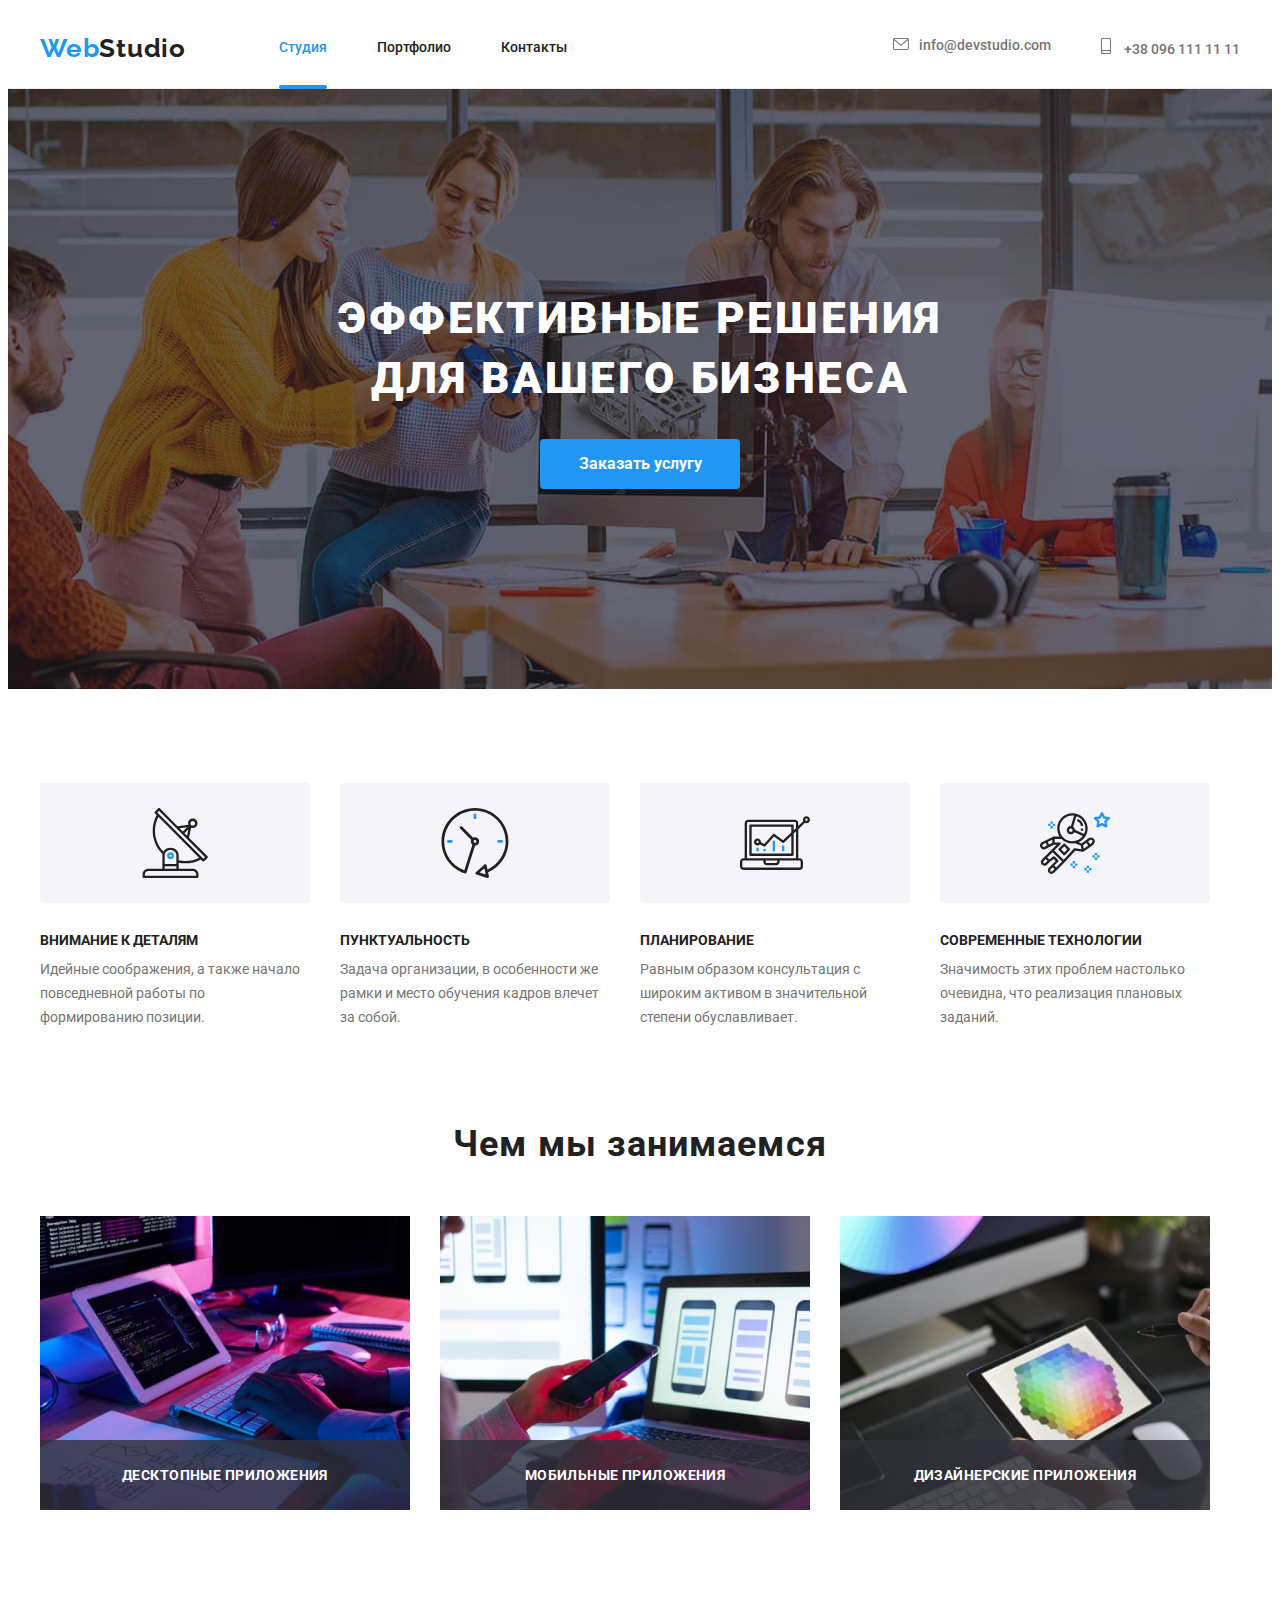
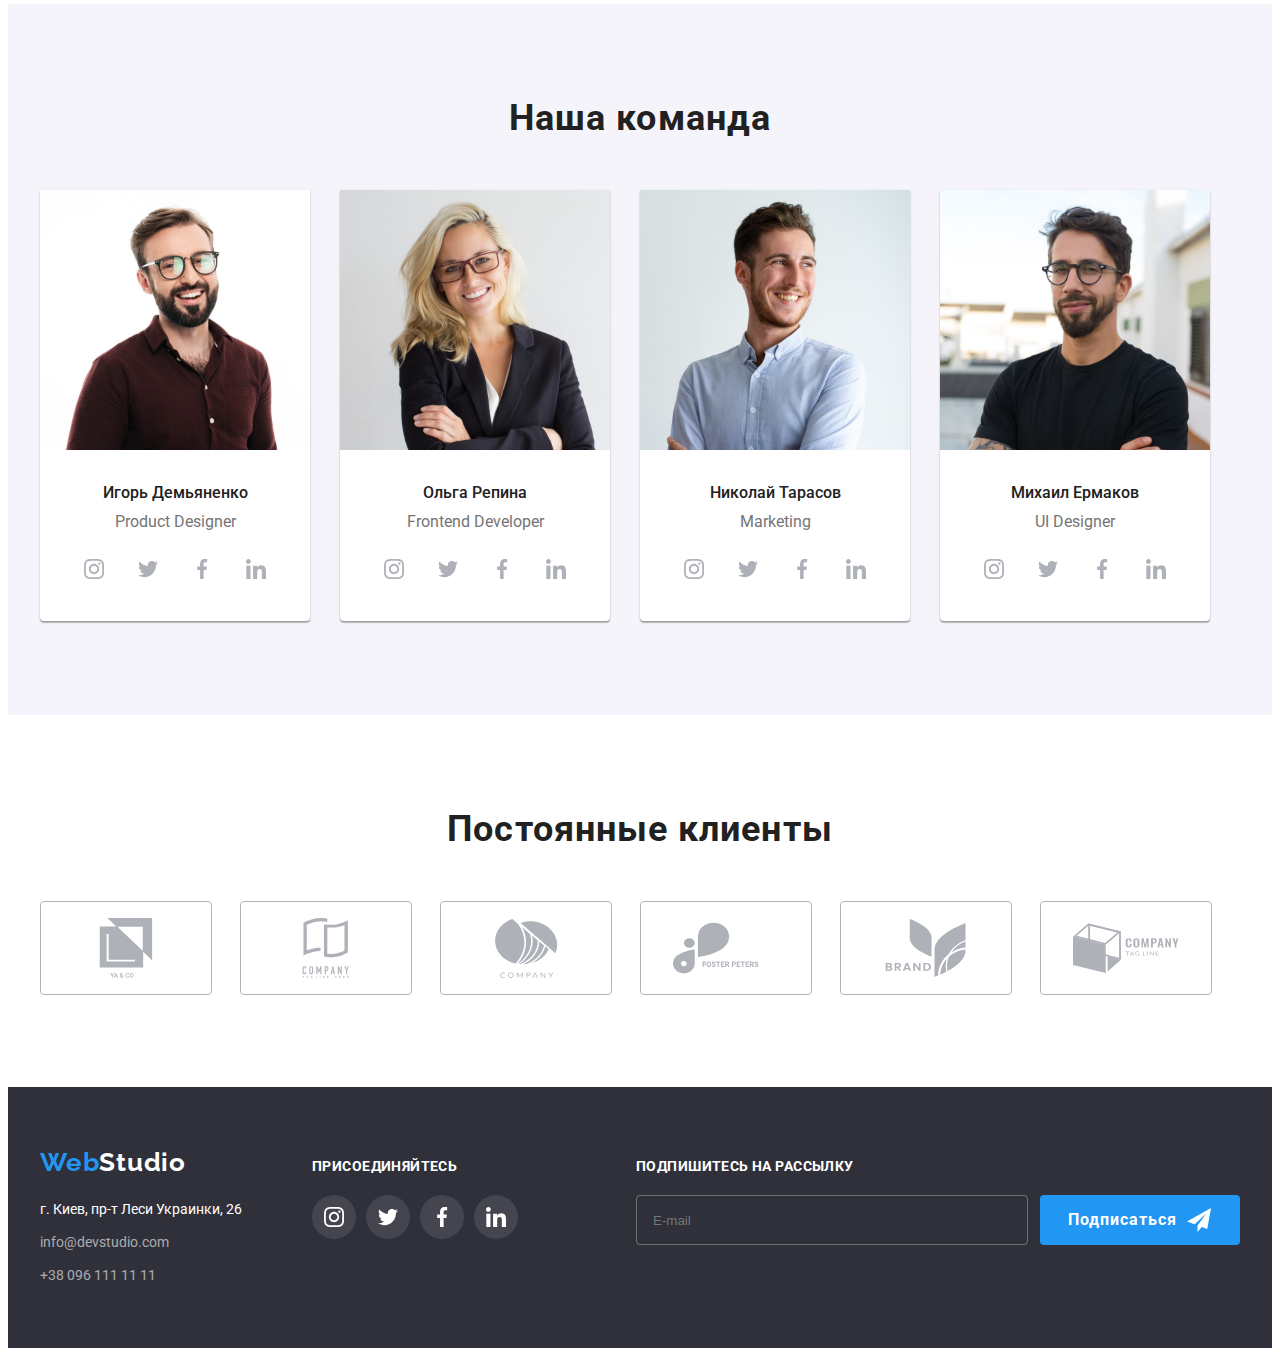
<file: index.html>
<!DOCTYPE html>
<html lang="ru">
  <head>
    <meta charset="UTF-8" />
    <meta http-equiv="X-UA-Compatible" content="IE=edge" />
    <meta name="viewport" content="width=device-width, initial-scale=1.0" />
    <title>Веб-студия</title>
    <!--Add fonts-->
    <link rel="preconnect" href="https://fonts.googleapis.com" />
    <link rel="preconnect" href="https://fonts.gstatic.com" crossorigin />
    <link
      href="https://fonts.googleapis.com/css2?family=Raleway:wght@700&family=Roboto:wght@400;500;700;900&display=swap"
      rel="stylesheet"
    />
    <!-- Add modern-normalize -->
    <link
      rel="stylesheet"
      href="https://cdnjs.cloudflare.com/ajax/libs/modern-normalize/1.1.0/modern-normalize.min.css"
      integrity="sha512-wpPYUAdjBVSE4KJnH1VR1HeZfpl1ub8YT/NKx4PuQ5NmX2tKuGu6U/JRp5y+Y8XG2tV+wKQpNHVUX03MfMFn9Q=="
      crossorigin="anonymous"
      referrerpolicy="no-referrer"
    />
    <!--Add css-->
    <link rel="stylesheet" href="./css/styles.css" />
  </head>
  <body>
    <!--Header-->
    <header class="header">
      <div class="container nav-flex">
        <nav class="navigation">
          <a class="logo" href="./index.html"><span>Web</span>Studio</a>
          <ul class="list nav">
            <li class="list-item"><a class="link current" href="./index.html">Студия</a></li>
            <li class="list-item"><a class="link" href="./portfolio.html">Портфолио</a></li>
            <li class="list-item"><a class="link" href="#">Контакты</a></li>
          </ul>
        </nav>
        <ul class="list contact">
          <li class="contact-item">
            <a class="info-link" href="mailto:info@devstudio.com">
              <svg class="icon-mail icons-header">
                <use href="./images/symbol-defs.svg#icon-mail"></use></svg
              >info@devstudio.com</a
            >
          </li>
          <li class="contact-item">
            <a class="info-link" href="tel:+380961111111">
              <svg class="icon-smartphone icons-header">
                <use href="./images/symbol-defs.svg#icon-smartphone"></use>
              </svg>
              +38 096 111 11 11</a
            >
          </li>
        </ul>
      </div>
    </header>

    <!--Main-->
    <main>
      <!--Herro-->
      <section class="hero-section">
        <h1 class="site-title">Эффективные решения для вашего бизнеса</h1>
        <button type="button" name="Order the service" data-modal-open class="button">
          Заказать услугу
        </button>
      </section>

      <!--Skils-->
      <section class="skils-section">
        <div class="container">
          <h2 class="hidden">Наши преимущества</h2>
          <ul class="list skils">
            <li class="skils-item">
              <div class="icon">
                <svg class="icon-skils">
                  <use href="./images/symbol-defs.svg#icon-antena"></use>
                </svg>
              </div>
              <h3 class="skils-section-title">Внимание к деталям</h3>
              <p class="skils-section-description">
                Идейные соображения, а также начало повседневной работы по формированию позиции.
              </p>
            </li>
            <li class="skils-item">
              <div class="icon">
                <svg class="icon-skils">
                  <use href="./images/symbol-defs.svg#icon-clock"></use>
                </svg>
              </div>
              <h3 class="skils-section-title">Пунктуальность</h3>
              <p class="skils-section-description">
                Задача организации, в особенности же рамки и место обучения кадров влечет за собой.
              </p>
            </li>
            <li class="skils-item">
              <div class="icon">
                <svg class="icon-skils">
                  <use href="./images/symbol-defs.svg#icon-diagrama"></use>
                </svg>
              </div>
              <h3 class="skils-section-title">Планирование</h3>
              <p class="skils-section-description">
                Равным образом консультация с широким активом в значительной степени обуславливает.
              </p>
            </li>
            <li class="skils-item">
              <div class="icon">
                <svg class="icon-skils">
                  <use href="./images/symbol-defs.svg#icon-astronavt"></use>
                </svg>
              </div>
              <h3 class="skils-section-title">Современные технологии</h3>
              <p class="skils-section-description">
                Значимость этих проблем настолько очевидна, что реализация плановых заданий.
              </p>
            </li>
          </ul>
        </div>
      </section>

      <!--Our works-->
      <section class="result-section">
        <div class="container">
          <h2 class="section-title">Чем мы занимаемся</h2>
          <ul class="list">
            <li class="result-list">
              <img src="./images/codding.jpg" lang="en" alt="codding" width="370" />
              <p class="label">Десктопные приложения</p>
            </li>
            <li class="result-list">
              <img src="./images/testing.jpg" lang="en" alt="testing" width="370" />
              <p class="label">Мобильные приложения</p>
            </li>
            <li class="result-list">
              <img src="./images/experementing.jpg" lang="en" alt="experimenting" width="370" />
              <p class="label">Дизайнерские приложения</p>
            </li>
          </ul>
        </div>
      </section>

      <!--Team-->
      <section class="team-section">
        <div class="container">
          <h2 class="section-title">Наша команда</h2>
          <ul class="list">
            <li class="team-section-list">
              <img
                class="team-section-img"
                src="./images/igor.jpg"
                alt="Игорь Демьяненко"
                width="270"
              />
              <div class="name-box">
                <h3 class="team-section-title">Игорь Демьяненко</h3>
                <p class="team-section-description">Product Designer</p>
                <ul class="list team">
                  <li class="team-section-item">
                    <a class="team-section-link" href="https://www.instagram.com"
                      ><svg class="team-social-icon" width="20" height="20">
                        <use href="./images/symbol-defs.svg#icon-instagram"></use></svg
                    ></a>
                  </li>
                  <li class="team-section-item">
                    <a class="team-section-link" href="https://twitter.com"
                      ><svg class="team-social-icon" width="20" height="20">
                        <use href="./images/symbol-defs.svg#icon-twitter"></use></svg
                    ></a>
                  </li>
                  <li class="team-section-item">
                    <a class="team-section-link" href="https://facebook.com"
                      ><svg class="team-social-icon" width="20" height="20">
                        <use href="./images/symbol-defs.svg#icon-facebook"></use></svg
                    ></a>
                  </li>
                  <li class="team-section-item">
                    <a class="team-section-link" href="https://www.linkedin.com"
                      ><svg class="team-social-icon" width="20" height="20">
                        <use href="./images/symbol-defs.svg#icon-linkedin"></use></svg
                    ></a>
                  </li>
                </ul>
              </div>
            </li>
            <li class="team-section-list">
              <img
                class="team-section-img"
                src="./images/olga.jpg"
                alt="Ольга Репина"
                width="270"
              />
              <div class="name-box">
                <h3 class="team-section-title">Ольга Репина</h3>
                <p class="team-section-description">Frontend Developer</p>
                <ul class="list team">
                  <li class="team-section-item">
                    <a class="team-section-link" href="https://www.instagram.com"
                      ><svg class="team-social-icon" width="20" height="20">
                        <use href="./images/symbol-defs.svg#icon-instagram"></use></svg
                    ></a>
                  </li>
                  <li class="team-section-item">
                    <a class="team-section-link" href="https://twitter.com"
                      ><svg class="team-social-icon" width="20" height="20">
                        <use href="./images/symbol-defs.svg#icon-twitter"></use></svg
                    ></a>
                  </li>
                  <li class="team-section-item">
                    <a class="team-section-link" href="https://facebook.com"
                      ><svg class="team-social-icon" width="20" height="20">
                        <use href="./images/symbol-defs.svg#icon-facebook"></use></svg
                    ></a>
                  </li>
                  <li class="team-section-item">
                    <a class="team-section-link" href="https://www.linkedin.com"
                      ><svg class="team-social-icon" width="20" height="20">
                        <use href="./images/symbol-defs.svg#icon-linkedin"></use></svg
                    ></a>
                  </li>
                </ul>
              </div>
            </li>
            <li class="team-section-list">
              <img
                class="team-section-img"
                src="./images/kolya.jpg"
                alt="Николай Тарасов"
                width="270"
              />
              <div class="name-box">
                <h3 class="team-section-title">Николай Тарасов</h3>
                <p class="team-section-description">Marketing</p>
                <ul class="list team">
                  <li class="team-section-item">
                    <a class="team-section-link" href="https://www.instagram.com"
                      ><svg class="team-social-icon" width="20" height="20">
                        <use href="./images/symbol-defs.svg#icon-instagram"></use></svg
                    ></a>
                  </li>
                  <li class="team-section-item">
                    <a class="team-section-link" href="https://twitter.com"
                      ><svg class="team-social-icon" width="20" height="20">
                        <use href="./images/symbol-defs.svg#icon-twitter"></use></svg
                    ></a>
                  </li>
                  <li class="team-section-item">
                    <a class="team-section-link" href="https://facebook.com"
                      ><svg class="team-social-icon" width="20" height="20">
                        <use href="./images/symbol-defs.svg#icon-facebook"></use></svg
                    ></a>
                  </li>
                  <li class="team-section-item">
                    <a class="team-section-link" href="https://www.linkedin.com"
                      ><svg class="team-social-icon" width="20" height="20">
                        <use href="./images/symbol-defs.svg#icon-linkedin"></use></svg
                    ></a>
                  </li>
                </ul>
              </div>
            </li>
            <li class="team-section-list">
              <img
                class="team-section-img"
                src="./images/misha.jpg"
                alt="Михаил Ермаков"
                width="270"
              />
              <div class="name-box">
                <h3 class="team-section-title">Михаил Ермаков</h3>
                <p class="team-section-description">UI Designer</p>
                <ul class="list team">
                  <li class="team-section-item">
                    <a class="team-section-link" href="https://www.instagram.com"
                      ><svg class="team-social-icon" width="20" height="20">
                        <use href="./images/symbol-defs.svg#icon-instagram"></use></svg
                    ></a>
                  </li>
                  <li class="team-section-item">
                    <a class="team-section-link" href="https://twitter.com"
                      ><svg class="team-social-icon" width="20" height="20">
                        <use href="./images/symbol-defs.svg#icon-twitter"></use></svg
                    ></a>
                  </li>
                  <li class="team-section-item">
                    <a class="team-section-link" href="https://facebook.com"
                      ><svg class="team-social-icon" width="20" height="20">
                        <use href="./images/symbol-defs.svg#icon-facebook"></use></svg
                    ></a>
                  </li>
                  <li class="team-section-item">
                    <a class="team-section-link" href="https://www.linkedin.com"
                      ><svg class="team-social-icon" width="20" height="20">
                        <use href="./images/symbol-defs.svg#icon-linkedin"></use></svg
                    ></a>
                  </li>
                </ul>
              </div>
            </li>
          </ul>
        </div>
      </section>
    </main>

    <!--Our clients-->
    <section class="clients-section">
      <div class="container clients">
        <h2 class="section-title">Постоянные клиенты</h2>
        <ul class="list clients">
          <li class="clients-section-item">
            <a class="clients-section-link" href="">
              <svg class="clients-icon qwe" width="106" height="60">
                <use href="./images/symbol-defs.svg#icon-client-1"></use>
              </svg>
            </a>
          </li>
          <li class="clients-section-item">
            <a class="clients-section-link" href="">
              <svg class="clients-icon qwe" width="106" height="60">
                <use href="./images/symbol-defs.svg#icon-client-2"></use>
              </svg>
            </a>
          </li>
          <li class="clients-section-item">
            <a class="clients-section-link qwe" href="">
              <svg class="clients-icon qwe" width="106" height="60">
                <use href="./images/symbol-defs.svg#icon-client-3"></use>
              </svg>
            </a>
          </li>
          <li class="clients-section-item">
            <a class="clients-section-link" href="">
              <svg class="clients-icon qwe" width="106" height="60">
                <use href="./images/symbol-defs.svg#icon-client-4"></use>
              </svg>
            </a>
          </li>
          <li class="clients-section-item">
            <a class="clients-section-link" href="">
              <svg class="clients-icon qwe" width="106" height="60">
                <use href="./images/symbol-defs.svg#icon-client-5"></use>
              </svg>
            </a>
          </li>
          <li class="clients-section-item">
            <a class="clients-section-link" href="">
              <svg class="clients-icon qwe" width="106" height="60">
                <use href="./images/symbol-defs.svg#icon-client-6"></use>
              </svg>
            </a>
          </li>
        </ul>
      </div>
    </section>
    <!--Footer-->
    <footer class="footer-section">
      <div class="container footer">
        <div class="adress">
          <a class="logo-footer" href="./index.html"><span class="footer-span">Web</span>Studio</a>
          <address class="address-footer">
            <ul class="list-footer">
              <li class="footer-item">
                <a
                  class="maps-link"
                  href="https://goo.gl/maps/2sakZAkhQSuqeB8N9"
                  target="_blank"
                  rel="noopener noreferrer"
                  >г. Киев, пр-т Леси Украинки, 26</a
                >
              </li>
              <li class="footer-item">
                <a class="address-link" href="mailto:info@devstudio.com">info@devstudio.com</a>
              </li>
              <li class="footer-item">
                <a class="address-link" href="tel:+380961111111">+38 096 111 11 11</a>
              </li>
            </ul>
          </address>
        </div>
        <div class="joinus">
          <h3 class="joinus-title">Присоединяйтесь</h3>
          <ul class="list joinus">
            <li class="joinus-item">
              <a class="joinus-link" href="https://www.instagram.com">
                <svg class="joinus-icon" width="20" height="20">
                  <use href="./images/symbol-defs.svg#icon-instagram"></use>
                </svg>
              </a>
            </li>
            <li class="joinus-item">
              <a class="joinus-link" href="https://twitter.com">
                <svg class="joinus-icon" width="20" height="20">
                  <use href="./images/symbol-defs.svg#icon-twitter"></use>
                </svg>
              </a>
            </li>
            <li class="joinus-item">
              <a class="joinus-link" href="https://facebook.com">
                <svg class="joinus-icon" width="20" height="20">
                  <use href="./images/symbol-defs.svg#icon-facebook"></use>
                </svg>
              </a>
            </li>
            <li class="joinus-item">
              <a class="joinus-link" href="https://www.linkedin.com">
                <svg class="joinus-icon" width="20" height="20">
                  <use href="./images/symbol-defs.svg#icon-linkedin"></use>
                </svg>
              </a>
            </li>
          </ul>
        </div>
        <div class="subscribe">
          <h3 class="subscibe-title">Подпишитесь на рассылку</h3>
          <form class="subscribe-form">
            <input class="subscribe-input" type="text" name="name" placeholder="E-mail" />
            <button class="button subscribe-form__button" type="button">
              Подписаться
              <svg class="subscribe-button__icon" width="24" height="24">
                <use href="./images/symbol-defs.svg#icon-send"></use>
              </svg>
            </button>
          </form>
        </div>
      </div>
    </footer>
    <!--Add modal wind-->
    <div class="backdrop is-hidden" data-modal>
      <div class="modal">
        <h2>Оставьте свои данные, мы вам перезвоним</h2>
        <form class="form-field">
          <label class="form-label">
            <span class="form-name">Имя</span>
            <input class="form-input" type="text" name="name" />
            <svg class="modal-icon" width="18px" height="18px">
              <use href="./images/symbol-defs.svg#icon-modal-name"></use>
            </svg>
          </label>
          <label class="form-label">
            <span class="form-name">Телефон</span>
            <input class="form-input" type="text" name="tel" />
            <svg class="modal-icon" width="18px" height="18px">
              <use href="./images/symbol-defs.svg#icon-modal-phone"></use>
            </svg>
          </label>
          <label class="form-label">
            <span class="form-name">Почта</span>
            <input class="form-input" type="text" name="mail" />
            <svg class="modal-icon" width="18px" height="18px">
              <use href="./images/symbol-defs.svg#icon-modal-mail"></use>
            </svg>
          </label>
          <label class="form-label">
            <span class="form-name">Комментарий</span>
            <textarea
              class="form-input coment"
              name="coment"
              placeholder="Введите текст"
            ></textarea>
          </label>

          <label class="form__label--agrement">
            <input class="agrement-input" type="checkbox" name="topic" value="agrement" />
            <svg class="icon-check" width="15px" height="15px" fill="#fff">
              <use href="./images/symbol-defs.svg#icon-modal-check"></use>
            </svg>
            <span class="agrement-text">Соглашаюсь с рассылкой и принимаю </span>
            <a class="agrement-link" href="">Условия договора</a>
          </label>
          <button class="button modal-main-button" type="submit">Отправить</button>
          <button class="modal-button" type="button" data-modal-close>
            <svg class="modal-icon-close" width="18" height="18">
              <use href="./images/symbol-defs.svg#icon-close"></use>
            </svg>
          </button>
        </form>
      </div>
    </div>
    <!--JS skript-->
    <script src="./js/modal.js"></script>
  </body>
</html>
</file>
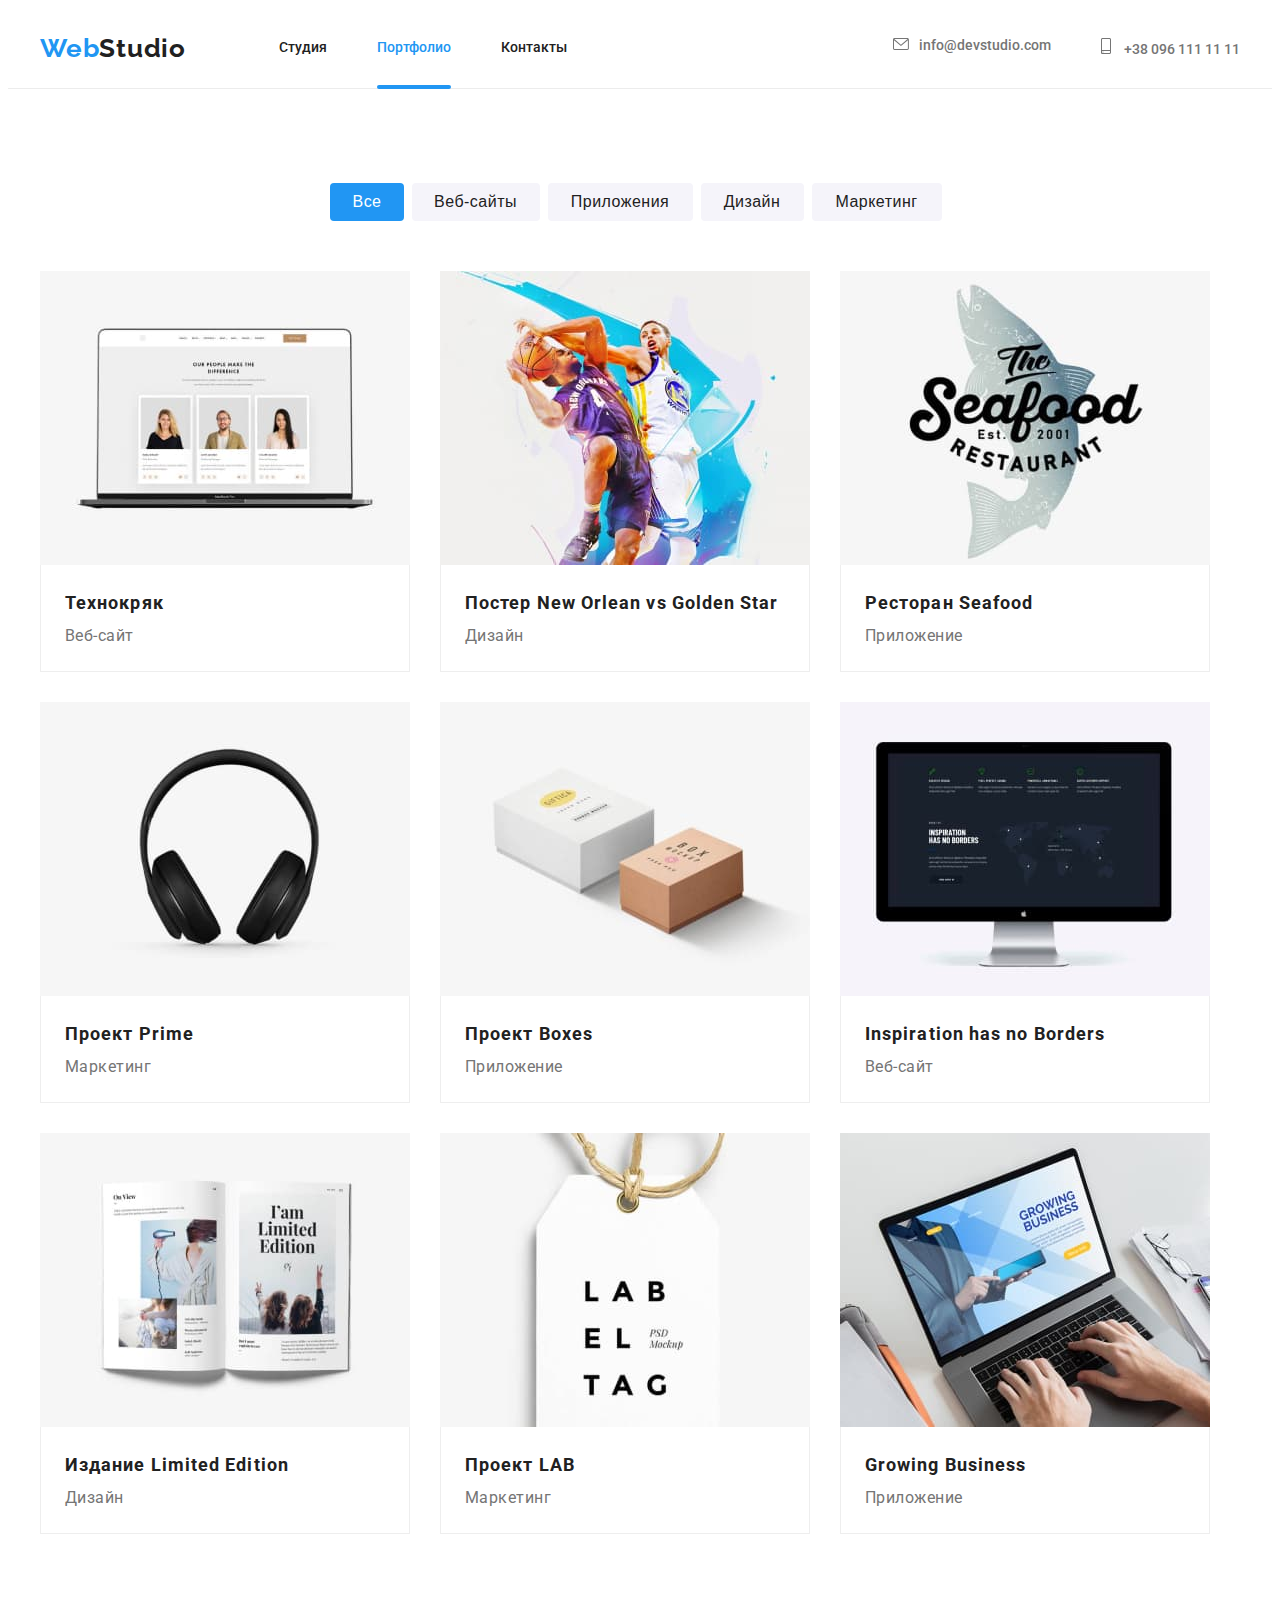
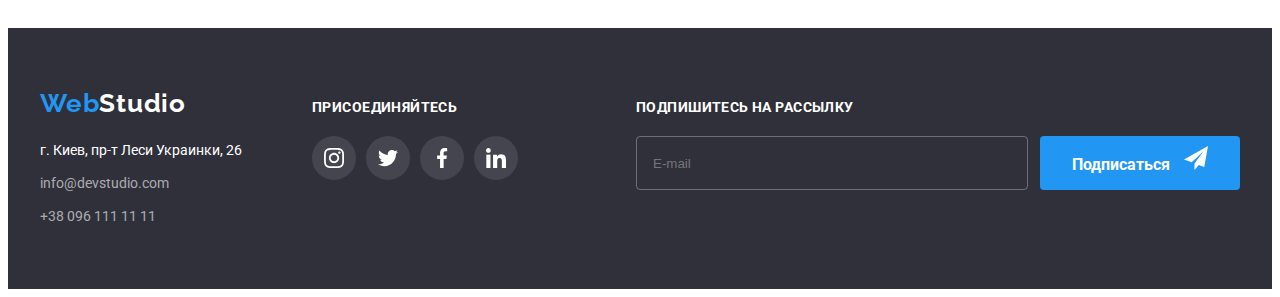
<file: portfolio.html>
<!DOCTYPE html>
<html lang="ru">
  <head>
    <meta charset="UTF-8" />
    <meta http-equiv="X-UA-Compatible" content="IE=edge" />
    <meta name="viewport" content="width=device-width, initial-scale=1.0" />
    <title>Веб-студия</title>
    <!--Add fonts-->
    <link rel="preconnect" href="https://fonts.googleapis.com" />
    <link rel="preconnect" href="https://fonts.gstatic.com" crossorigin />
    <link
      href="https://fonts.googleapis.com/css2?family=Raleway:wght@700&family=Roboto:wght@400;500;700;900&display=swap"
      rel="stylesheet"
    />
    <!-- Add modern-normalize -->
    <link
      rel="stylesheet"
      href="https://cdnjs.cloudflare.com/ajax/libs/modern-normalize/1.1.0/modern-normalize.min.css"
      integrity="sha512-wpPYUAdjBVSE4KJnH1VR1HeZfpl1ub8YT/NKx4PuQ5NmX2tKuGu6U/JRp5y+Y8XG2tV+wKQpNHVUX03MfMFn9Q=="
      crossorigin="anonymous"
      referrerpolicy="no-referrer"
    />
    <!--Add css-->
    <link rel="stylesheet" href="./css/styles.css" />
  </head>
  <body>
    <!--Header-->
    <header class="header">
      <div class="container nav-flex">
        <nav class="navigation">
          <a class="logo" href="./index.html"><span>Web</span>Studio</a>
          <ul class="list nav">
            <li class="list-item"><a class="link" href="./index.html">Студия</a></li>
            <li class="list-item">
              <a class="link current" href="./portfolio.html">Портфолио</a>
            </li>
            <li class="list-item"><a class="link" href="#">Контакты</a></li>
          </ul>
        </nav>
        <ul class="list contact">
          <li class="contact-item">
            <a class="info-link" href="mailto:info@devstudio.com">
              <svg class="icon-mail icons-header">
                <use href="./images/symbol-defs.svg#icon-mail"></use></svg
              >info@devstudio.com</a
            >
          </li>
          <li class="contact-item">
            <a class="info-link" href="tel:+380961111111">
              <svg class="icon-smartphone icons-header">
                <use href="./images/symbol-defs.svg#icon-smartphone"></use>
              </svg>
              +38 096 111 11 11</a
            >
          </li>
        </ul>
      </div>
    </header>

    <!--Main-->
    <main>
      <section class="portfolio">
        <div class="container">
          <h1 class="hidden">Наши работы</h1>
          <ul class="portfolio-list">
            <li class="portfolio-list-item"><button class="filter-btn all cursor">Все</button></li>
            <li class="portfolio-list-item">
              <button class="filter-btn websites">Веб-сайты</button>
            </li>
            <li class="portfolio-list-item">
              <button class="filter-btn application">Приложения</button>
            </li>
            <li class="portfolio-list-item"><button class="filter-btn design">Дизайн</button></li>
            <li class="portfolio-list-item">
              <button class="filter-btn marketing">Маркетинг</button>
            </li>
          </ul>
          <!--Preview list-->
          <ul class="preview-list">
            <li class="preview-section-list">
              <div class="preview-section-wraper">
                <img
                  class="img"
                  src="./images/img.jpg"
                  alt="Превью разработаного нами веб-сайта Технокряк"
                  width="370"
                />
                <p class="overlay">
                  Ресурс предлагает комплексные предложения с разным уровнем функционала и сервисов.
                  Все это позволит посетителю получить исчерпывающие сведения  о компании или
                  частном лице.
                </p>
              </div>
              <div class="preview-title-sub">
                <h2>Технокряк</h2>
                <p>Веб-сайт</p>
              </div>
            </li>
            <li class="preview-section-list">
              <div class="preview-section-wraper">
                <img
                  class="img"
                  src="./images/img-1.jpg"
                  alt="Превью нашей работы над дизайн-проектом Постер Нью Орлеан виз Голден Стар"
                  width="370"
                />
                <p class="overlay">
                  Ресурс предлагает комплексные предложения с разным уровнем функционала и сервисов.
                  Все это позволит посетителю получить исчерпывающие сведения  о компании или
                  частном лице.
                </p>
              </div>
              <div class="preview-title-sub">
                <h2>Постер New Orlean vs Golden Star</h2>
                <p>Дизайн</p>
              </div>
            </li>
            <li class="preview-section-list">
              <div class="preview-section-wraper">
                <img
                  class="img"
                  src="./images/img-2.jpg"
                  alt="Превью разработаного нами приложения Ресторан Сиафуд"
                  width="370"
                />
                <p class="overlay">
                  Ресурс предлагает комплексные предложения с разным уровнем функционала и сервисов.
                  Все это позволит посетителю получить исчерпывающие сведения  о компании или
                  частном лице.
                </p>
              </div>
              <div class="preview-title-sub">
                <h2>Ресторан Seafood</h2>
                <p>Приложение</p>
              </div>
            </li>
            <li class="preview-section-list">
              <div class="preview-section-wraper">
                <img
                  class="img"
                  src="./images/img-3.jpg"
                  alt="Превью нашего маркетинга над проектом Прайм"
                  width="370"
                />
                <p class="overlay">
                  Ресурс предлагает комплексные предложения с разным уровнем функционала и сервисов.
                  Все это позволит посетителю получить исчерпывающие сведения  о компании или
                  частном лице.
                </p>
              </div>
              <div class="preview-title-sub">
                <h2>Проект Prime</h2>
                <p>Маркетинг</p>
              </div>
            </li>
            <li class="preview-section-list">
              <div class="preview-section-wraper">
                <img
                  class="img"
                  src="./images/img-4.jpg"
                  alt="Превью разработаного нами приложения Проект Боксес"
                  width="370"
                />
                <p class="overlay">
                  Ресурс предлагает комплексные предложения с разным уровнем функционала и сервисов.
                  Все это позволит посетителю получить исчерпывающие сведения  о компании или
                  частном лице.
                </p>
              </div>
              <div class="preview-title-sub">
                <h2>Проект Boxes</h2>
                <p>Приложение</p>
              </div>
            </li>
            <li class="preview-section-list">
              <div class="preview-section-wraper">
                <img
                  class="img"
                  src="./images/img-5.jpg"
                  alt="Превью разработаного нами веб-сайта Инспирейшен хез ноу Бордерс"
                  width="370"
                />
                <p class="overlay">
                  Ресурс предлагает комплексные предложения с разным уровнем функционала и сервисов.
                  Все это позволит посетителю получить исчерпывающие сведения  о компании или
                  частном лице.
                </p>
              </div>
              <div class="preview-title-sub">
                <h2>Inspiration has no Borders</h2>
                <p>Веб-сайт</p>
              </div>
            </li>
            <li class="preview-section-list">
              <div class="preview-section-wraper">
                <img
                  class="img"
                  src="./images/img-6.jpg"
                  alt="Превью нашей работы над дизайн-проектом Издание Лимитед Едишен"
                  width="370"
                />
                <p class="overlay">
                  Ресурс предлагает комплексные предложения с разным уровнем функционала и сервисов.
                  Все это позволит посетителю получить исчерпывающие сведения  о компании или
                  частном лице.
                </p>
              </div>
              <div class="preview-title-sub">
                <h2>Издание Limited Edition</h2>
                <p>Дизайн</p>
              </div>
            </li>
            <li class="preview-section-list">
              <div class="preview-section-wraper">
                <img
                  class="img"
                  src="./images/img-7.jpg"
                  alt="Превью нашего маркетинга над проектом Лаб"
                  width="370"
                />
                <p class="overlay">
                  Ресурс предлагает комплексные предложения с разным уровнем функционала и сервисов.
                  Все это позволит посетителю получить исчерпывающие сведения  о компании или
                  частном лице.
                </p>
              </div>
              <div class="preview-title-sub">
                <h2>Проект LAB</h2>
                <p>Маркетинг</p>
              </div>
            </li>
            <li class="preview-section-list">
              <div class="preview-section-wraper">
                <img
                  class="img"
                  src="./images/img-8.jpg"
                  alt="Превью разработаного нами приложения Гровинг Бизнес"
                  width="370"
                />
                <p class="overlay">
                  Ресурс предлагает комплексные предложения с разным уровнем функционала и сервисов.
                  Все это позволит посетителю получить исчерпывающие сведения  о компании или
                  частном лице.
                </p>
              </div>
              <div class="preview-title-sub">
                <h2>Growing Business</h2>
                <p>Приложение</p>
              </div>
            </li>
          </ul>
        </div>
      </section>
    </main>

    <!--Footer-->
    <footer class="footer-section">
      <div class="container footer">
        <div class="adress">
          <a class="logo-footer" href="./index.html"><span class="footer-span">Web</span>Studio</a>
          <address class="address-footer">
            <ul class="list-footer">
              <li class="footer-item">
                <a
                  class="maps-link"
                  href="https://goo.gl/maps/2sakZAkhQSuqeB8N9"
                  target="_blank"
                  rel="noopener noreferrer"
                  >г. Киев, пр-т Леси Украинки, 26</a
                >
              </li>
              <li class="footer-item">
                <a class="address-link" href="mailto:info@devstudio.com">info@devstudio.com</a>
              </li>
              <li class="footer-item">
                <a class="address-link" href="tel:+380961111111">+38 096 111 11 11</a>
              </li>
            </ul>
          </address>
        </div>
        <div class="joinus">
          <h3 class="joinus-title">Присоединяйтесь</h3>
          <ul class="list joinus">
            <li class="joinus-item">
              <a class="joinus-link" href="https://www.instagram.com">
                <svg class="joinus-icon" width="20" height="20">
                  <use href="./images/symbol-defs.svg#icon-instagram"></use>
                </svg>
              </a>
            </li>
            <li class="joinus-item">
              <a class="joinus-link" href="https://twitter.com">
                <svg class="joinus-icon" width="20" height="20">
                  <use href="./images/symbol-defs.svg#icon-twitter"></use>
                </svg>
              </a>
            </li>
            <li class="joinus-item">
              <a class="joinus-link" href="https://facebook.com">
                <svg class="joinus-icon" width="20" height="20">
                  <use href="./images/symbol-defs.svg#icon-facebook"></use>
                </svg>
              </a>
            </li>
            <li class="joinus-item">
              <a class="joinus-link" href="https://www.linkedin.com">
                <svg class="joinus-icon" width="20" height="20">
                  <use href="./images/symbol-defs.svg#icon-linkedin"></use>
                </svg>
              </a>
            </li>
          </ul>
        </div>
        <div class="subscribe">
          <h3 class="subscibe-title">Подпишитесь на рассылку</h3>
          <form class="subscribe-form">
            <input class="subscribe-input" type="text" name="name" placeholder="E-mail" />
            <button class="subscribe-button button" type="button">
              Подписаться
              <svg class="subscribe-button__icon" width="24" height="24">
                <use href="./images/symbol-defs.svg#icon-send"></use>
              </svg>
            </button>
          </form>
        </div>
      </div>
    </footer>
  </body>
</html>
</file>
<file: css/styles.css>
/* Veriables */
:root {
  --text-color-dark: #212121;
  --text-color-light: #757575;
  --background-color: #fff;
  --secondary-background-color: #f5f4fa;
  --block-fon-color: #2f303a;
  --accent-color: #2196f3;
  --social-icon: #afb1b8;
}

/* Global styles */
body {
  font-family: 'Roboto', sans-serif;
  font-style: normal;
  font-weight: 700;
  font-size: 14px;
  color: var(--text-color-dark);
  background-color: var(--background-color);
}

h1,
h2,
h3,
h4,
h5,
h6,
p,
ul {
  margin: 0;
  padding: 0;
}

textarea {
  resize: none;
}

/* Common styles */
.section {
  background-color: var(--background-color);
}

.logo {
  font-family: 'Raleway', sans-serif;
  font-weight: 700;
  font-size: 26px;
  line-height: 1.19;
  letter-spacing: 0.03em;
  text-decoration: none;
  color: var(--text-color-dark);
  margin-right: 93px;
}

.section-title {
  font-size: 36px;
  line-height: 1.16;
  color: var(--text-color-dark);
  text-align: center;
  margin-bottom: 50px;
  letter-spacing: 0.03em;
}

.button {
  color: #fff;
  /* This in not accent color */
  background: #2196f3;
  border-radius: 4px;
  border: 0;
  cursor: pointer;
  font-weight: 700;
  font-size: 16px;
  font-family: inherit;
  line-height: 1.87;
  color: #ffffff;
  min-width: 200px;
  padding: 10px 32px;
}

/* .button {
    color: var(--text-color-dark);
    background: #F5F4FA;
    border-radius: 4px;
    border: 0;
    cursor: pointer;
    font-family: 'Roboto';
    font-weight: 500;
    font-size: 16px;
    line-height: 1.62;
    text-align: center;
    letter-spacing: 0.03em;
}


.button:hover,
.button:focus {
    background-color: var(--accent-color);
    color: var(--background-color);

} */

.list {
  list-style: none;
  font-weight: 500;
  font-size: 14px;
  line-height: 1.14;
  display: flex;
}

.container {
  width: 1200px;
  padding: 0 15px;
  margin: 0 auto;
}

/* Header */
.header {
  background-color: var(--background-color);
  border-bottom: 1px solid #ececec;
}

.nav-flex {
  display: flex;
  align-items: center;
}

.navigation {
  display: flex;
  align-items: center;
}

.logo > span {
  color: var(--accent-color);
}

.list-item:not(:last-child) {
  margin-right: 50px;
}

.contact-item:not(:last-child) {
  margin-right: 50px;
}

.icon-mail {
  /* display: inline-flex;
    align-items: center;
    justify-items: center; */
  width: 16px;
  height: 12px;
  margin-right: 10px;
  fill: var(--text-color-light);
}

.icon-smartphone {
  width: 10px;
  height: 16px;
  margin-right: 10px;
  fill: var(--text-color-light);
}

.list.contact {
  margin-left: auto;
}

.list-item {
  position: relative;
}

.link {
  text-decoration: none;
  color: var(--text-color-dark);
  padding: 32px 0;
  display: block;
  position: relative;
  transition: color 250ms cubic-bezier(0.4, 0, 0.2, 1);
}

.link:hover,
.link:focus {
  color: var(--accent-color);
}

.current::after {
  display: block;
  content: '';
  position: absolute;
  bottom: 0;
  left: 0;
  bottom: -1px;
  width: 100%;
  height: 4px;
  border-radius: 2px;
  background-color: var(--accent-color);
}

.current {
  color: var(--accent-color);
}

.info-link {
  color: var(--text-color-light);
  text-decoration: none;
  transition: color 250ms cubic-bezier(0.4, 0, 0.2, 1);
}

.info-link:hover,
.info-link:focus {
  color: var(--accent-color);
}

.icons-header {
  transition: fill 250ms cubic-bezier(0.4, 0, 0.2, 1);
}

.info-link:hover .icons-header,
.info-link:focus .icons-header {
  fill: var(--accent-color);
}

/* Hero */

.hero-section {
  background-color: #c4c4c4;
  padding: 200px 0;
  text-align: center;
  background-image: linear-gradient(rgba(47, 48, 58, 0.4), rgba(47, 48, 58, 0.4)),
    url('../images/background.jpg');
  background-repeat: no-repeat;
  background-position: 50% 50%;
  background-size: cover;
}

.hidden {
  white-space: nowrap;
  position: absolute;
  width: 1px;
  height: 1px;
  margin: -1px;
  border: 0;
  padding: 0;
  clip: rect(0 0 0 0);
  clip-path: inset(50%);
  overflow: hidden;
}

.site-title {
  font-weight: 900;
  font-size: 44px;
  line-height: 1.36;
  letter-spacing: 0.06em;
  max-width: 696px;
  text-transform: uppercase;
  color: #ffffff;
  margin: 0 auto 30px auto;
}

/* Skils */

.list.skils {
  display: flex;
}

.skils-section {
  background-color: var(--background-color);
  padding: 94px 0;
}

.skils-item {
  width: 270px;
  margin-right: 30px;
}

.icon {
  display: flex;
  justify-content: center;
  align-items: center;
  width: 270px;
  height: 120px;
  margin-bottom: 30px;
  background: var(--secondary-background-color);
  border-radius: 4px;
}

.icon-skils {
  width: 70px;
  height: 70px;
}

.skils-item:last-child {
  margin-right: 0;
}

.skils-section-title {
  font-weight: 700;
  font-size: 14px;
  line-height: 1.14;
  color: var(--text-color-dark);
  text-transform: uppercase;
  margin-bottom: 10px;
}

.skils-section-description {
  font-weight: 400;
  font-size: 14px;
  line-height: 1.71;
  color: var(--text-color-light);
}

/* Our works */
.result-section {
  background-color: var(--background-color);
  padding-bottom: 94px;
}

.result-list {
  display: flex;
  position: relative;
}

.label {
  position: absolute;
  bottom: 0;
  left: 0;
  padding: 27px 0;
  width: 100%;
  background-color: rgba(47, 48, 58, 0.8);
  font-family: 'Roboto';
  font-style: normal;
  font-weight: 700;
  font-size: 14px;
  line-height: 16px;
  text-align: center;
  letter-spacing: 0.03em;
  text-transform: uppercase;
  color: #ffffff;
}

.result-list:not(:last-child) {
  margin-right: 30px;
}

/* Team */
.team-section {
  background-color: var(--secondary-background-color);
  padding: 94px 0;
}

.team-section-list {
  background: var(--background-color);
  box-shadow: 0px 1px 3px rgba(0, 0, 0, 0.12), 0px 1px 1px rgba(0, 0, 0, 0.14),
    0px 2px 1px rgba(0, 0, 0, 0.2);
  border-radius: 0px 0px 4px 4px;
}

.team-section-list:not(:last-child) {
  margin-right: 30px;
}

.team-section-title {
  font-weight: 500;
  font-size: 16px;
  line-height: 1.18;
  color: var(--text-color-dark);
  margin-bottom: 10px;
}

.name-box {
  text-align: center;
  padding: 30px 32px;
}

.team-section-description {
  font-weight: 400;
  font-size: 16px;
  line-height: 1.18;
  color: var(--text-color-light);
  margin-bottom: 16px;
}

.team-section-link {
  display: flex;
  align-items: center;
  justify-content: center;
  width: 44px;
  height: 44px;
  border-radius: 50%;
  color: var(--social-icon);
  transition: color 250ms cubic-bezier(0.4, 0, 0.2, 1),
    background-color 250ms cubic-bezier(0.4, 0, 0.2, 1);
}

.team-social-icon {
  fill: currentColor;
}

.team-section-link:hover,
.team-section-link:focus {
  background-color: var(--accent-color);
  color: var(--background-color);
}

.team {
  justify-content: center;
}

.team-section-item:not(:last-child) {
  margin-right: 10px;
}

/* Footer */

.footer-section {
  background-color: var(--block-fon-color);
  color: var(--background-color);
  padding: 60px 0;
}

.footer {
  display: flex;
  align-items: baseline;
}

.logo-footer {
  font-family: 'Raleway', sans-serif;
  font-weight: 700;
  font-size: 26px;
  line-height: 1.19;
  letter-spacing: 0.03em;
  text-decoration: none;
  color: var(--background-color);
}

.footer-span {
  color: var(--accent-color);
}

.list-footer {
  list-style: none;
  font-style: normal;
  font-weight: 400;
  font-size: 14px;
  line-height: 1.71;
}

.maps-link {
  color: var(--background-color);
  text-decoration: none;
}

.address-link {
  color: rgba(255, 255, 255, 0.6);
  text-decoration: none;
  transition: color 250ms cubic-bezier(0.4, 0, 0.2, 1);
}

.address-link:hover,
.address-link:focus {
  color: var(--accent-color);
}

.address-footer {
  display: flex;
  margin-top: 20px;
}

.footer-item:not(:last-child) {
  margin-bottom: 9px;
}

.adress {
  margin-right: 70px;
}

.joinus {
  /* margin-right: 93px; */
  margin-right: auto;
}

.joinus-title {
  margin: 12px 0 20px 0;
  font-size: 14px;
  line-height: 1.14;
  letter-spacing: 0.03em;
  text-transform: uppercase;
}

.joinus-icon {
  fill: var(--background-color);
}

.joinus-link {
  display: flex;
  justify-content: center;
  align-items: center;
  width: 100%;
  height: 100%;
  background-color: rgba(255, 255, 255, 0.1);
  border-radius: 50%;
  transition: background-color 250ms cubic-bezier(0.4, 0, 0.2, 1);
}

.joinus-item {
  width: 44px;
  height: 44px;
}

.joinus-item:not(:last-child) {
  margin-right: 10px;
}

.joinus-link:hover,
.joinus-link:focus {
  background-color: var(--accent-color);
}

.subscribe {
  /* margin-top: 12px; */
}

.subscibe-title {
  font-size: 14px;
  line-height: 1.14;
  letter-spacing: 0.03em;
  text-transform: uppercase;
  color: var(--background-color);
  margin-bottom: 20px;
}

.subscribe-form {
  display: flex;
}

.subscribe-input {
  display: inline-block;
  background-color: transparent;
  border: 1px solid rgba(255, 255, 255, 0.3);
  border-radius: 4px;
  margin-right: 12px;
  padding: 15px 16px;
  width: 358px;
  color: var(--background-color);
}
.subscribe-form__button {
  display: flex;
  align-items: center;
  letter-spacing: 0.06em;
  padding: 10px 28px;
}
.subscribe-button__icon {
  margin-left: 10px;
  fill: var(--background-color);
}

/* Our client */
.preview-section-list h2 {
  font-weight: 700;
  font-size: 18px;
  line-height: 2;
  letter-spacing: 0.06em;
  color: var(--text-color-dark);
}

.clients-section-link {
  width: 100%;
  height: 100%;
  border: 1px solid #afb1b8;
  color: var(--social-icon);
  border-radius: 4px;
  display: flex;
  align-items: center;
  justify-content: center;
  transition: border 250ms cubic-bezier(0.4, 0, 0.2, 1), color 250ms cubic-bezier(0.4, 0, 0.2, 1);
}

.clients-icon {
  fill: currentColor;
}

/* .client-icon-link:hover .client-names,
.client-icon-link:focus .client-names {
    fill: var(--text-link);
    transition: fill 2500ms cubic-bezier(0.4, 0, 0.2, 1);
} */

.clients-section-link:hover,
.clients-section-link:focus {
  border-color: var(--accent-color);
  color: var(--accent-color);
}

/* .clients-section-link:hover .clients-icon,
.clients-section-link:focus .clients-icon {
    fill: var(--accent-color);
} */

.clients-section {
  padding: 94px 0;
}

.clients-section-item:not(:last-child) {
  margin-right: 30px;
}

.clients-section-item {
  width: 170px;
  height: 92px;
}

/* Second page */
.portfolio {
  padding: 94px 0;
  background-color: var(--background-color);
}

.portfolio-list {
  list-style: none;
  font-weight: 500;
  font-size: 14px;
  line-height: 1.14;
  display: flex;
  margin-bottom: 50px;
  justify-content: center;
}

.filter-btn {
  font-weight: 500;
  font-size: 16px;
  line-height: 1.63;
  letter-spacing: 0.03em;
  color: var(--btn-color);
  background-color: var(--secondary-background-color);
  cursor: pointer;
  height: 38px;
  padding: 6px 22px 6px 22px;
  border-radius: 4px;
  border: 0px;
  transition: background-color 250ms cubic-bezier(0.4, 0, 0.2, 1),
    color 250ms cubic-bezier(0.4, 0, 0.2, 1);
}

.filter-btn.all {
  min-width: 73px;
  margin-right: 8px;
}

.cursor {
  color: var(--background-color);
  background: var(--accent-color);
}

.filter-btn.websites {
  min-width: 128px;
  margin-right: 8px;
}

.filter-btn.websites:hover,
.filter-btn.websites:focus {
  color: var(--background-color);
  background: var(--accent-color);
}

.filter-btn.application {
  min-width: 145px;
  margin-right: 8px;
}

.filter-btn.application:hover,
.filter-btn.application:focus {
  color: var(--background-color);
  background: var(--accent-color);
}

.filter-btn.design {
  min-width: 103px;
  margin-right: 8px;
}

.filter-btn.design:hover,
.filter-btn.design:focus {
  color: var(--background-color);
  background: var(--accent-color);
}

.filter-btn.marketing {
  min-width: 130px;
  margin-right: 8px;
}

.filter-btn.marketing:hover,
.filter-btn.marketing:focus {
  color: var(--background-color);
  background: var(--accent-color);
}

.preview-section {
  background-color: var(--background-color);
}

.preview-list {
  list-style: none;
  font-weight: 500;
  font-size: 14px;
  line-height: 1.14;
  display: flex;
  flex-wrap: wrap;
  /* background-color: teal; */
}

.preview-section-wraper {
  position: relative;
  overflow: hidden;
  display: block;
  background-color: var(--background-color);
  transition: box-shadow 250ms cubic-bezier(0.4, 0, 0.2, 1);
}

.overlay {
  position: absolute;
  top: 0;
  left: 0;
  padding: 63px 24px;
  color: var(--background-color);
  font-weight: 400;
  font-size: 18px;
  line-height: 1.56;
  letter-spacing: 0.03em;
  width: 100%;
  height: 100%;
  background-color: var(--accent-color);
  transform: translateY(100%);
  transition: transform 250ms cubic-bezier(0.4, 0, 0.2, 1);
}

.preview-section-list:hover .overlay {
  transform: translatex(0);
}

.preview-section-list {
  margin-right: 30px;
  margin-bottom: 30px;
}

.preview-section-list:hover,
.preview-section-list:focus {
  box-shadow: 0px 1px 1px rgba(0, 0, 0, 0.12), 0px 4px 4px rgba(0, 0, 0, 0.06),
    1px 4px 6px rgba(0, 0, 0, 0.16);
}

.preview-section-list:nth-child(3n) {
  margin-right: 0;
}

.preview-section-list:nth-last-child(-n + 3) {
  margin-bottom: 0;
}

/* .preview-section-list:nth-child(3n+1) {
    margin-left: -15px;
} */

.preview-title-sub p {
  font-weight: 400;
  font-size: 16px;
  line-height: 1.88;
  letter-spacing: 0.03em;
  color: var(--text-color-light);
}

.preview-title-sub {
  background: #ffffff;
  border: 1px solid #eeeeee;
  border-top: none;
  padding: 20px 24px;
}

.img {
  display: block;
  max-width: 100%;
  height: auto;
}

/* Modal wind */

.backdrop {
  position: fixed;
  top: 0;
  left: 0;
  width: 100vw;
  height: 100vh;
  background-color: rgba(0, 0, 0, 0.2);
  opacity: 1;
  transition: opacity 250ms cubic-bezier(0.4, 0, 0.2, 1);
}

.backdrop.is-hidden {
  opacity: 0;
  pointer-events: none;
}

.backdrop.is-hidden .modal {
  transform: translate(-50%, -50%) scale(0.7);
}

.modal {
  position: absolute;
  top: 50%;
  left: 50%;
  transform: translate(-50%, -50%) scale(1);

  width: 528px;
  height: 581px;
  padding: 40px;
  border-radius: 4px;
  background-color: var(--background-color);
  box-shadow: 0px 1px 3px rgba(0, 0, 0, 0.12), 0px 1px 1px rgba(0, 0, 0, 0.14),
    0px 2px 1px rgba(0, 0, 0, 0.2);

  transition: transform 250ms cubic-bezier(0.4, 0, 0.2, 1);
}

.modal > h2 {
  margin-bottom: 12px;
  font-size: 20px;
  line-height: 1.15;
  letter-spacing: 0.03em;
}

.modal-button {
  display: flex;
  position: absolute;
  top: 8px;
  right: 8px;

  min-width: 30px;
  min-height: 30px;
  padding: 6px;

  border: 1px solid rgba(0, 0, 0, 0.1);
  border-radius: 50%;
  background-color: var(--background-color);
  cursor: pointer;
}

.modal-icon-close {
  transition: fill 250ms cubic-bezier(0.4, 0, 0.2, 1);
}

.modal-button:hover .modal-icon-close,
.modal-button:focus .modal-icon-close {
  fill: var(--accent-color);
}

.form-field {
  display: flex;
  flex-direction: column;
  padding: 0;
  margin: 0;
}

.form-input {
  height: 40px;
  padding: 12px 12px 12px 42px;
  box-sizing: border-box;
  border-radius: 4px;
  outline: transparent;
  border: 1px solid rgba(33, 33, 33, 0.2);
  transition: border-color 250ms cubic-bezier(0.4, 0, 0.2, 1);
}

.modal-icon {
  transition: fill 250ms cubic-bezier(0.4, 0, 0.2, 1);
}

.form-input:hover + .modal-icon,
.form-input:focus + .modal-icon {
  fill: var(--accent-color);
}

.form-input:hover,
.form-input:focus {
  border-color: var(--accent-color);
}

.form-input.coment {
  height: 120px;
  padding-left: 16px;
}

.form-label {
  position: relative;
  display: flex;
  flex-direction: column;
  margin-bottom: 10px;
}

.form-name {
  font-family: 'Roboto';
  font-style: normal;
  font-weight: 400;
  font-size: 12px;
  line-height: 1.16;
  letter-spacing: 0.01em;
  color: var(--text-color-light);
  margin-bottom: 4px;
}

.form__label--agrement {
  display: flex;
  align-items: center;
  justify-content: center;
  font-weight: 400;
  line-height: 1.71;
  letter-spacing: 0.03em;
  color: var(--text-color-light);
  margin-bottom: 30px;
}

.icon-check {
  display: inline-block;
  width: 15px;
  height: 15px;
  border-radius: 4px;
  border: 2px solid var(--text-color-dark);
  background-color: transparent;
  transition: background-color 250ms ease;
}

.agrement-input {
  appearance: none;
}

.agrement-input:checked ~ .icon-check {
  background-color: var(--accent-color);
  border: transparent;
}

.agrement-text {
  font-weight: 400;
  font-size: 14px;
  line-height: 1.8;
  letter-spacing: 0.03em;
  color: var(--text-color-light);
  margin-left: 8px;
}

.agrement-link {
  font-weight: 400;
  font-size: 14px;
  line-height: 1.8;
  letter-spacing: 0.03em;
  text-decoration: underline;
  color: var(--accent-color);
}

.modal-main-button {
  margin: 0 auto;
  padding: 10px 55px;
}

.modal-main-button ~ p {
  margin: 0 auto;
}

.modal-icon {
  position: absolute;
  top: 28px;
  left: 12px;
}

.checkbox {
  position: absolute;
  width: 1px;
  height: 1px;
  margin: -1px;
  border: 0;
  padding: 0;
  clip: rect(0 0 0 0);
  clip-path: inset(50%);
  overflow: hidden;
}
</file>
